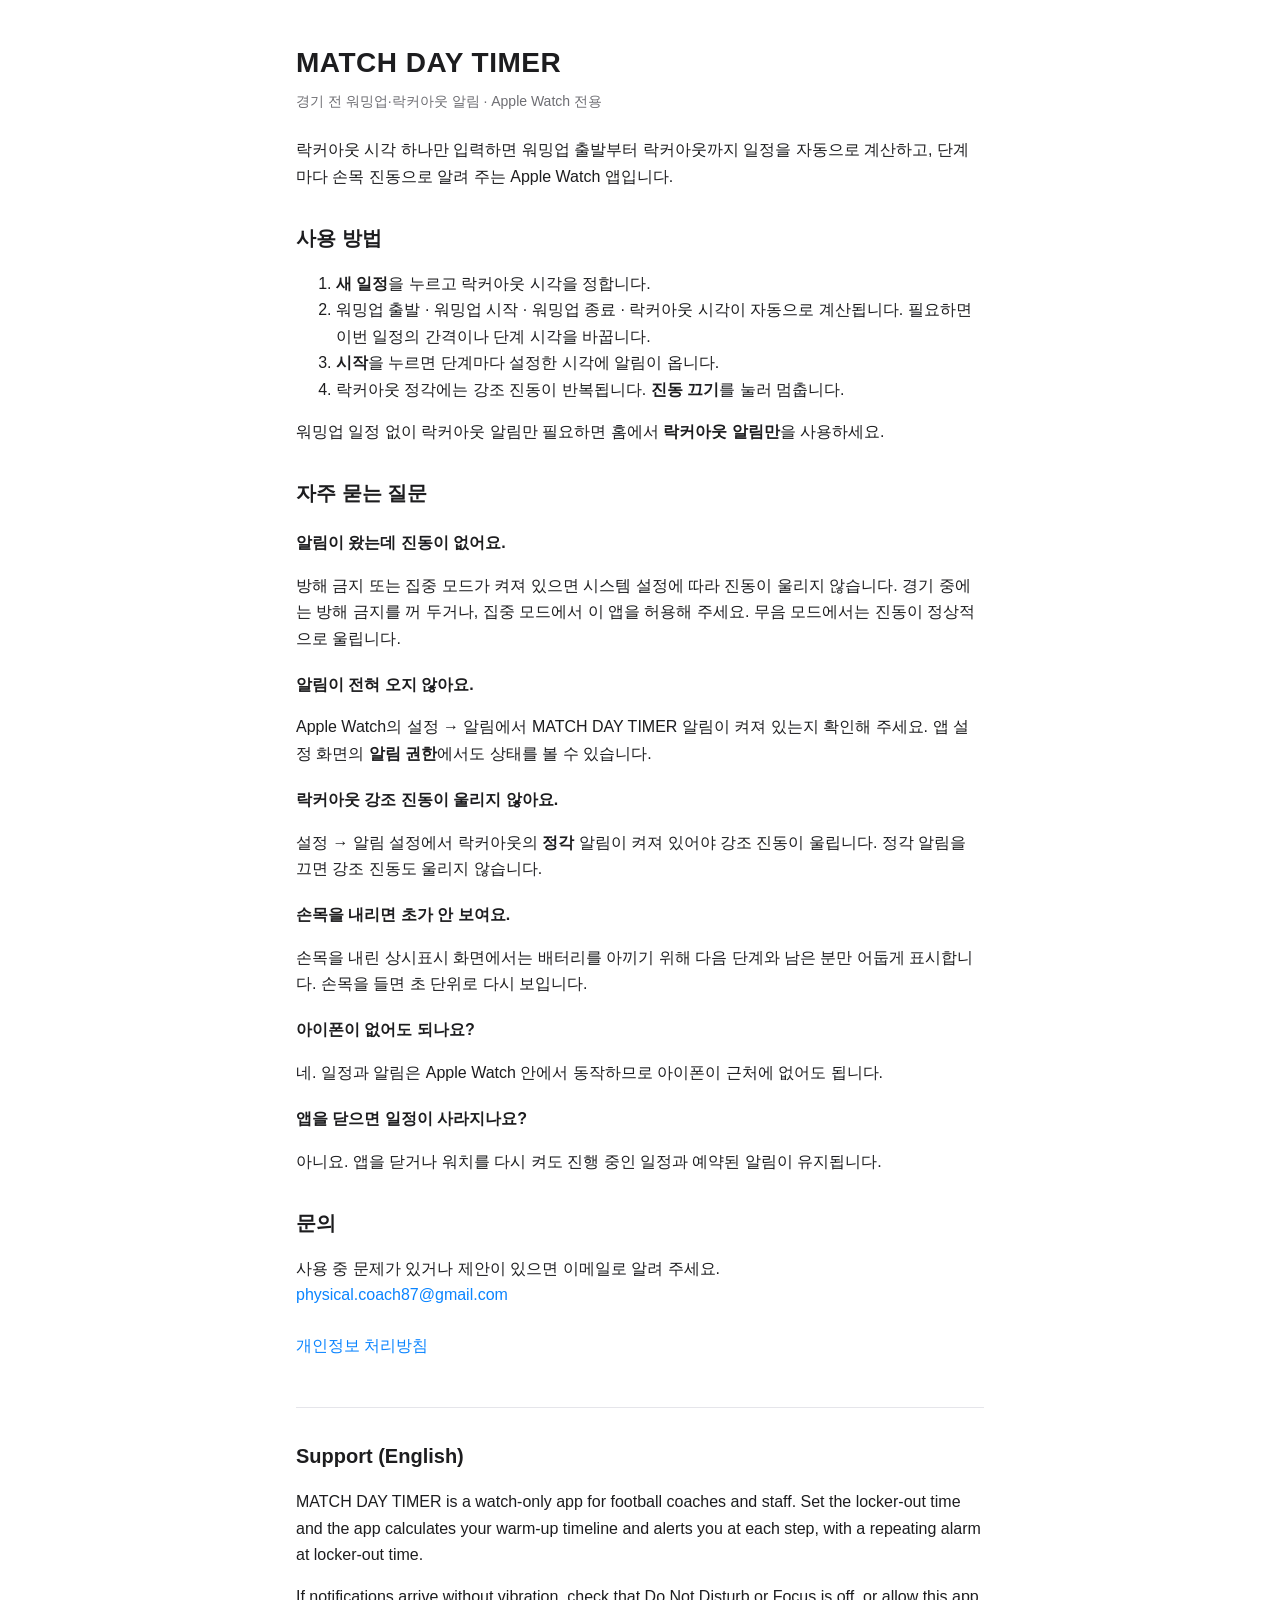
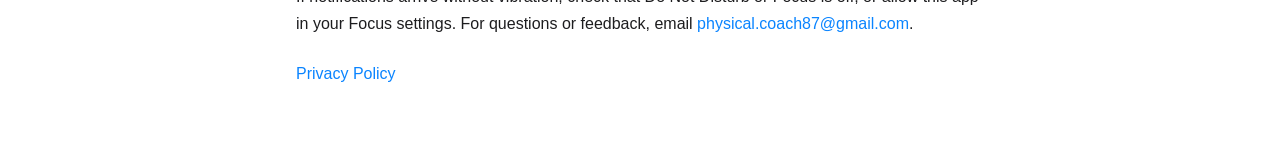
<file: index.html>
<!doctype html>
<html lang="ko">
<head>
<meta charset="utf-8">
<meta name="viewport" content="width=device-width, initial-scale=1">
<title>MATCH DAY TIMER 지원</title>
<link rel="stylesheet" href="style.css">
</head>
<body>
<main>
<h1>MATCH DAY TIMER</h1>
<p class="meta">경기 전 워밍업·락커아웃 알림 · Apple Watch 전용</p>

<p>락커아웃 시각 하나만 입력하면 워밍업 출발부터 락커아웃까지 일정을 자동으로 계산하고, 단계마다 손목 진동으로 알려 주는 Apple Watch 앱입니다.</p>

<h2>사용 방법</h2>
<ol>
<li><strong>새 일정</strong>을 누르고 락커아웃 시각을 정합니다.</li>
<li>워밍업 출발 · 워밍업 시작 · 워밍업 종료 · 락커아웃 시각이 자동으로 계산됩니다. 필요하면 이번 일정의 간격이나 단계 시각을 바꿉니다.</li>
<li><strong>시작</strong>을 누르면 단계마다 설정한 시각에 알림이 옵니다.</li>
<li>락커아웃 정각에는 강조 진동이 반복됩니다. <strong>진동 끄기</strong>를 눌러 멈춥니다.</li>
</ol>
<p>워밍업 일정 없이 락커아웃 알림만 필요하면 홈에서 <strong>락커아웃 알림만</strong>을 사용하세요.</p>

<h2>자주 묻는 질문</h2>

<h3>알림이 왔는데 진동이 없어요.</h3>
<p>방해 금지 또는 집중 모드가 켜져 있으면 시스템 설정에 따라 진동이 울리지 않습니다. 경기 중에는 방해 금지를 꺼 두거나, 집중 모드에서 이 앱을 허용해 주세요. 무음 모드에서는 진동이 정상적으로 울립니다.</p>

<h3>알림이 전혀 오지 않아요.</h3>
<p>Apple Watch의 설정 → 알림에서 MATCH DAY TIMER 알림이 켜져 있는지 확인해 주세요. 앱 설정 화면의 <strong>알림 권한</strong>에서도 상태를 볼 수 있습니다.</p>

<h3>락커아웃 강조 진동이 울리지 않아요.</h3>
<p>설정 → 알림 설정에서 락커아웃의 <strong>정각</strong> 알림이 켜져 있어야 강조 진동이 울립니다. 정각 알림을 끄면 강조 진동도 울리지 않습니다.</p>

<h3>손목을 내리면 초가 안 보여요.</h3>
<p>손목을 내린 상시표시 화면에서는 배터리를 아끼기 위해 다음 단계와 남은 분만 어둡게 표시합니다. 손목을 들면 초 단위로 다시 보입니다.</p>

<h3>아이폰이 없어도 되나요?</h3>
<p>네. 일정과 알림은 Apple Watch 안에서 동작하므로 아이폰이 근처에 없어도 됩니다.</p>

<h3>앱을 닫으면 일정이 사라지나요?</h3>
<p>아니요. 앱을 닫거나 워치를 다시 켜도 진행 중인 일정과 예약된 알림이 유지됩니다.</p>

<h2>문의</h2>
<p>사용 중 문제가 있거나 제안이 있으면 이메일로 알려 주세요.<br>
<a href="mailto:physical.coach87@gmail.com">physical.coach87@gmail.com</a></p>

<p class="links"><a href="privacy.html">개인정보 처리방침</a></p>

<hr>
<h2 class="en">Support (English)</h2>
<p>MATCH DAY TIMER is a watch-only app for football coaches and staff. Set the locker-out time and the app calculates your warm-up timeline and alerts you at each step, with a repeating alarm at locker-out time.</p>
<p>If notifications arrive without vibration, check that Do Not Disturb or Focus is off, or allow this app in your Focus settings. For questions or feedback, email <a href="mailto:physical.coach87@gmail.com">physical.coach87@gmail.com</a>.</p>
<p class="links"><a href="privacy.html">Privacy Policy</a></p>
</main>
</body>
</html>
</file>
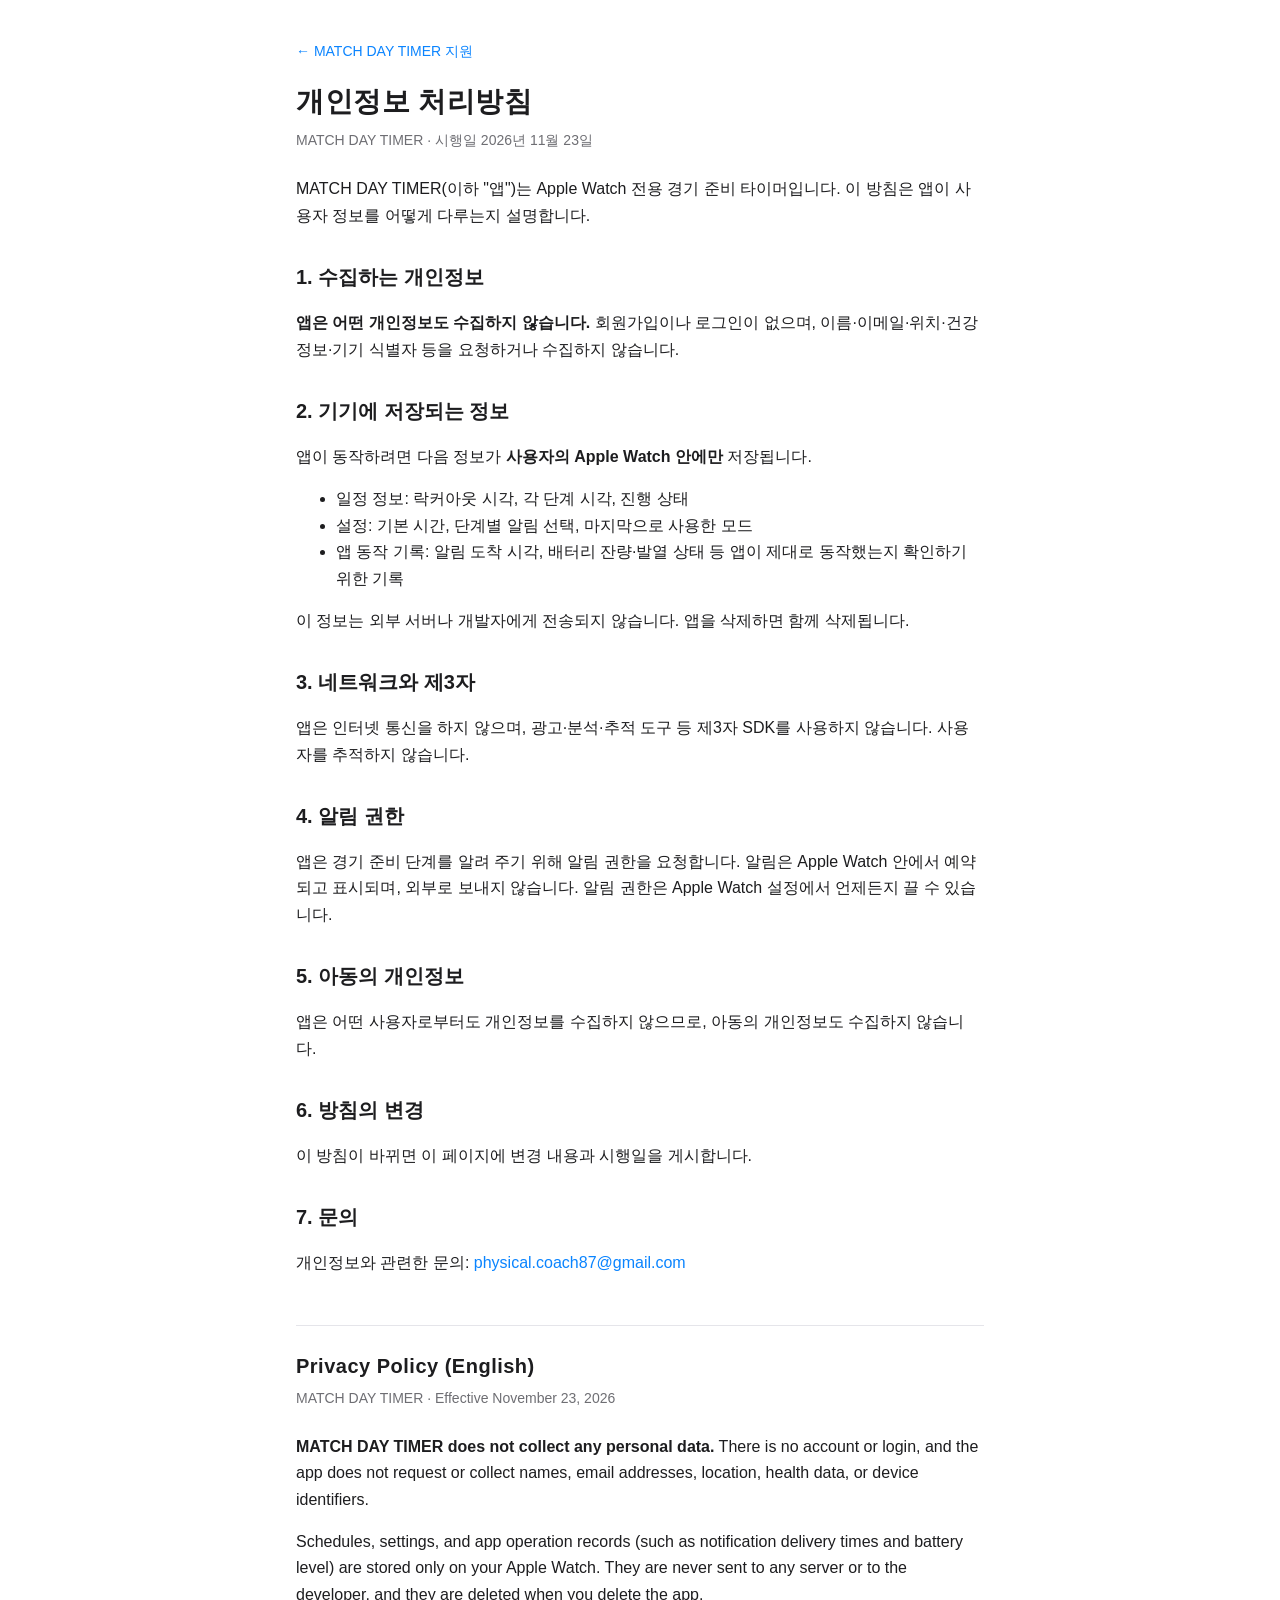
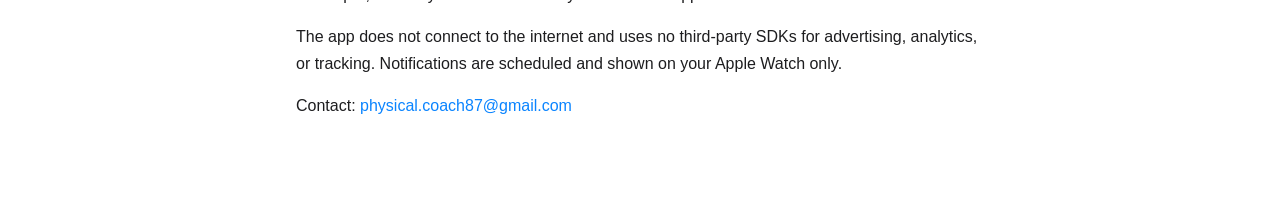
<file: privacy.html>
<!doctype html>
<html lang="ko">
<head>
<meta charset="utf-8">
<meta name="viewport" content="width=device-width, initial-scale=1">
<title>개인정보 처리방침 · MATCH DAY TIMER</title>
<link rel="stylesheet" href="style.css">
</head>
<body>
<main>
<p class="nav"><a href="./">← MATCH DAY TIMER 지원</a></p>
<h1>개인정보 처리방침</h1>
<p class="meta">MATCH DAY TIMER · 시행일 2026년 11월 23일</p>

<p>MATCH DAY TIMER(이하 "앱")는 Apple Watch 전용 경기 준비 타이머입니다. 이 방침은 앱이 사용자 정보를 어떻게 다루는지 설명합니다.</p>

<h2>1. 수집하는 개인정보</h2>
<p><strong>앱은 어떤 개인정보도 수집하지 않습니다.</strong> 회원가입이나 로그인이 없으며, 이름·이메일·위치·건강 정보·기기 식별자 등을 요청하거나 수집하지 않습니다.</p>

<h2>2. 기기에 저장되는 정보</h2>
<p>앱이 동작하려면 다음 정보가 <strong>사용자의 Apple Watch 안에만</strong> 저장됩니다.</p>
<ul>
<li>일정 정보: 락커아웃 시각, 각 단계 시각, 진행 상태</li>
<li>설정: 기본 시간, 단계별 알림 선택, 마지막으로 사용한 모드</li>
<li>앱 동작 기록: 알림 도착 시각, 배터리 잔량·발열 상태 등 앱이 제대로 동작했는지 확인하기 위한 기록</li>
</ul>
<p>이 정보는 외부 서버나 개발자에게 전송되지 않습니다. 앱을 삭제하면 함께 삭제됩니다.</p>

<h2>3. 네트워크와 제3자</h2>
<p>앱은 인터넷 통신을 하지 않으며, 광고·분석·추적 도구 등 제3자 SDK를 사용하지 않습니다. 사용자를 추적하지 않습니다.</p>

<h2>4. 알림 권한</h2>
<p>앱은 경기 준비 단계를 알려 주기 위해 알림 권한을 요청합니다. 알림은 Apple Watch 안에서 예약되고 표시되며, 외부로 보내지 않습니다. 알림 권한은 Apple Watch 설정에서 언제든지 끌 수 있습니다.</p>

<h2>5. 아동의 개인정보</h2>
<p>앱은 어떤 사용자로부터도 개인정보를 수집하지 않으므로, 아동의 개인정보도 수집하지 않습니다.</p>

<h2>6. 방침의 변경</h2>
<p>이 방침이 바뀌면 이 페이지에 변경 내용과 시행일을 게시합니다.</p>

<h2>7. 문의</h2>
<p>개인정보와 관련한 문의: <a href="mailto:physical.coach87@gmail.com">physical.coach87@gmail.com</a></p>

<hr>

<h1 class="en">Privacy Policy (English)</h1>
<p class="meta">MATCH DAY TIMER · Effective November 23, 2026</p>
<p><strong>MATCH DAY TIMER does not collect any personal data.</strong> There is no account or login, and the app does not request or collect names, email addresses, location, health data, or device identifiers.</p>
<p>Schedules, settings, and app operation records (such as notification delivery times and battery level) are stored only on your Apple Watch. They are never sent to any server or to the developer, and they are deleted when you delete the app.</p>
<p>The app does not connect to the internet and uses no third-party SDKs for advertising, analytics, or tracking. Notifications are scheduled and shown on your Apple Watch only.</p>
<p>Contact: <a href="mailto:physical.coach87@gmail.com">physical.coach87@gmail.com</a></p>
</main>
</body>
</html>
</file>
<file: style.css>
:root { --bg: #ffffff; --text: #1d1d1f; --muted: #6e6e73; --accent: #0a84ff; --line: #e5e5ea; }
@media (prefers-color-scheme: dark) {
  :root { --bg: #000000; --text: #f5f5f7; --muted: #a1a1a6; --accent: #5ac8fa; --line: #2c2c2e; }
}
* { box-sizing: border-box; }
body { margin: 0; background: var(--bg); color: var(--text);
  font-family: -apple-system, BlinkMacSystemFont, "Apple SD Gothic Neo", "Noto Sans KR", sans-serif;
  line-height: 1.65; }
main { max-width: 720px; margin: 0 auto; padding: 40px 16px 64px; }
h1 { font-size: 28px; margin: 0 0 4px; letter-spacing: 0.5px; }
h2 { font-size: 20px; margin: 32px 0 8px; }
h3 { font-size: 16px; margin: 20px 0 4px; }
p, li { font-size: 16px; }
.meta { color: var(--muted); margin: 0 0 24px; font-size: 14px; }
.nav { font-size: 14px; margin: 0 0 16px; }
.links { margin-top: 24px; }
a { color: var(--accent); text-decoration: none; }
a:hover { text-decoration: underline; }
hr { border: 0; border-top: 1px solid var(--line); margin: 48px 0 24px; }
.en { font-size: 20px; }
</file>
